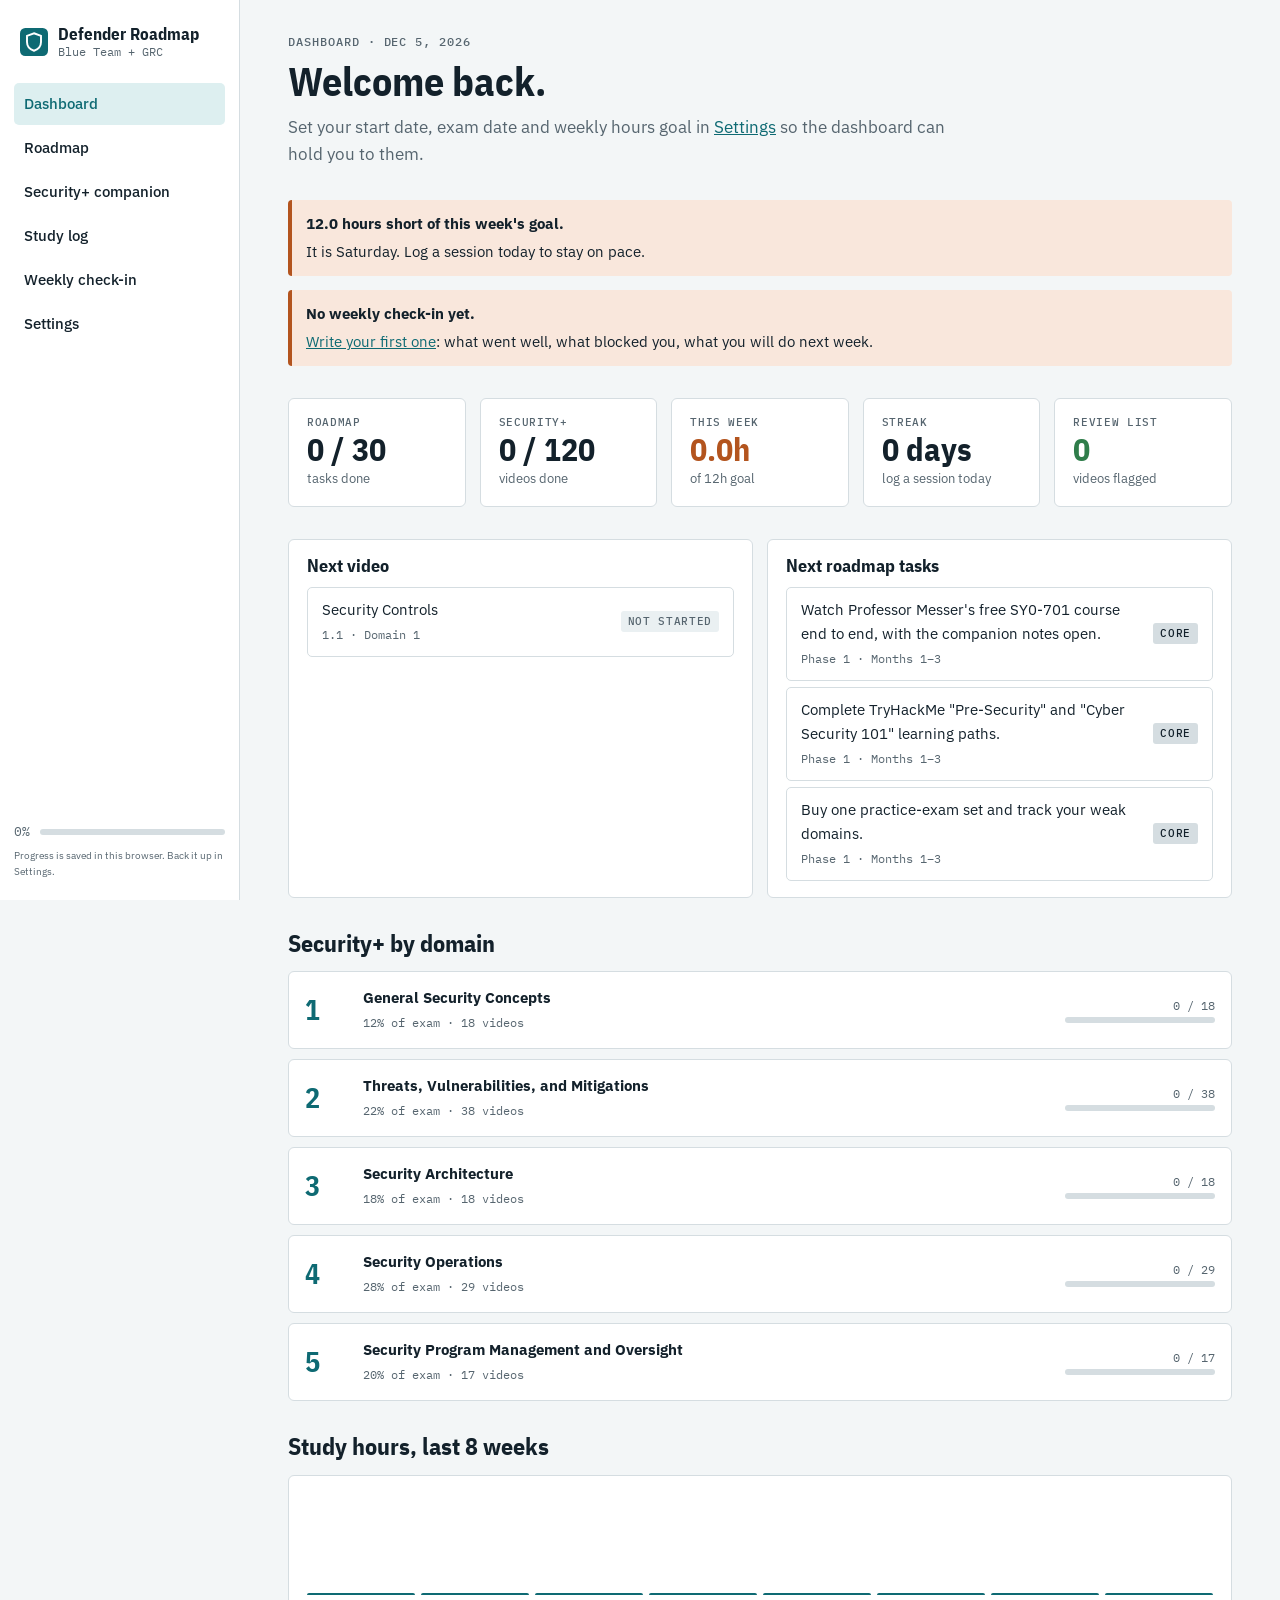
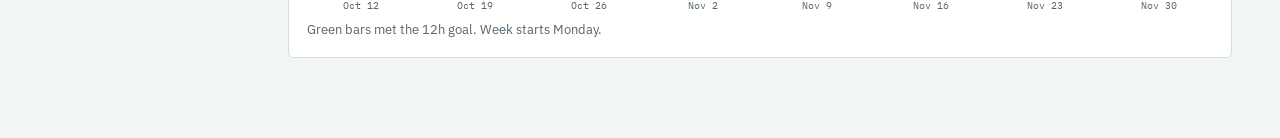
<file: index.html>
<!doctype html>
<html lang="en">
<head>
<meta charset="utf-8">
<meta name="viewport" content="width=device-width,initial-scale=1,viewport-fit=cover">
<title>Defender Roadmap</title>
<meta name="description" content="Blue Team + GRC roadmap with a Security+ SY0-701 companion, progress tracking and accountability.">
<link rel="preconnect" href="https://fonts.googleapis.com">
<link rel="preconnect" href="https://fonts.gstatic.com" crossorigin>
<link rel="stylesheet" href="https://fonts.googleapis.com/css2?family=IBM+Plex+Mono:wght@400;500&family=IBM+Plex+Sans:wght@400;500;600&family=IBM+Plex+Sans+Condensed:wght@600;700&display=swap">
<link rel="stylesheet" href="css/style.css">
<link rel="icon" href="data:image/svg+xml,<svg xmlns='http://www.w3.org/2000/svg' viewBox='0 0 32 32'><rect width='32' height='32' rx='6' fill='%230E6A73'/><path d='M16 6l8 3v7c0 5-3.5 8.5-8 10-4.5-1.5-8-5-8-10V9z' fill='none' stroke='%23fff' stroke-width='2.2'/></svg>">
</head>
<body>
<a class="skip" href="#view">Skip to content</a>
<div class="app">
  <aside class="side">
    <a class="brand" href="#/">
      <svg width="28" height="28" viewBox="0 0 32 32" aria-hidden="true"><rect width="32" height="32" rx="6" fill="var(--blue)"/><path d="M16 6l8 3v7c0 5-3.5 8.5-8 10-4.5-1.5-8-5-8-10V9z" fill="none" stroke="#fff" stroke-width="2.2"/></svg>
      <span><b>Defender Roadmap</b><small>Blue Team + GRC</small></span>
    </a>
    <nav class="nav" aria-label="Main">
      <a href="#/" data-route="">Dashboard</a>
      <a href="#/roadmap" data-route="roadmap">Roadmap</a>
      <a href="#/secplus" data-route="secplus">Security+ companion</a>
      <a href="#/log" data-route="log">Study log</a>
      <a href="#/checkin" data-route="checkin">Weekly check-in</a>
      <a href="#/settings" data-route="settings">Settings</a>
    </nav>
    <div class="side-foot">
      <div class="mini-progress"><span id="side-pct">0%</span><div class="bar"><i id="side-fill"></i></div></div>
      <small>Progress is saved in this browser. Back it up in Settings.</small>
    </div>
  </aside>
  <main id="view" class="view" tabindex="-1"></main>
</div>
<div id="toast" class="toast" role="status" aria-live="polite" hidden></div>
<script src="js/app.js"></script>
</body>
</html>
</file>
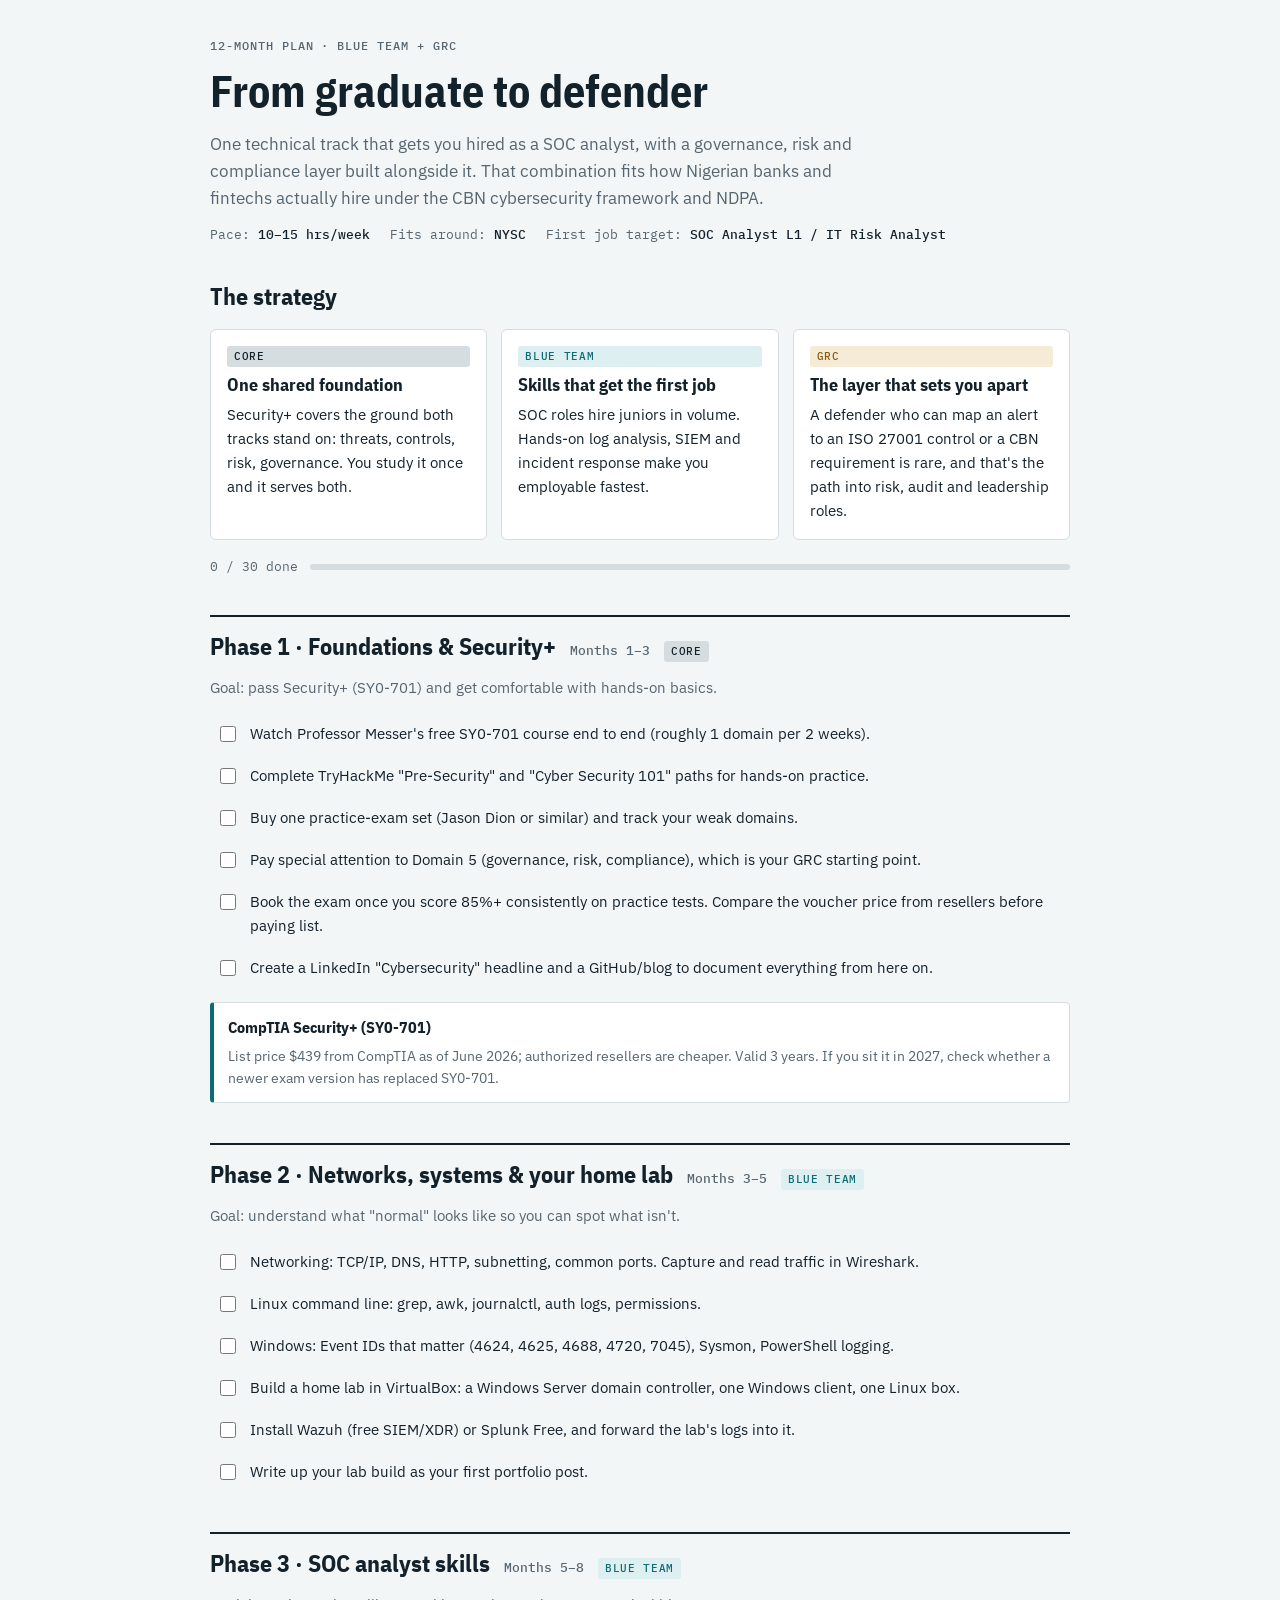
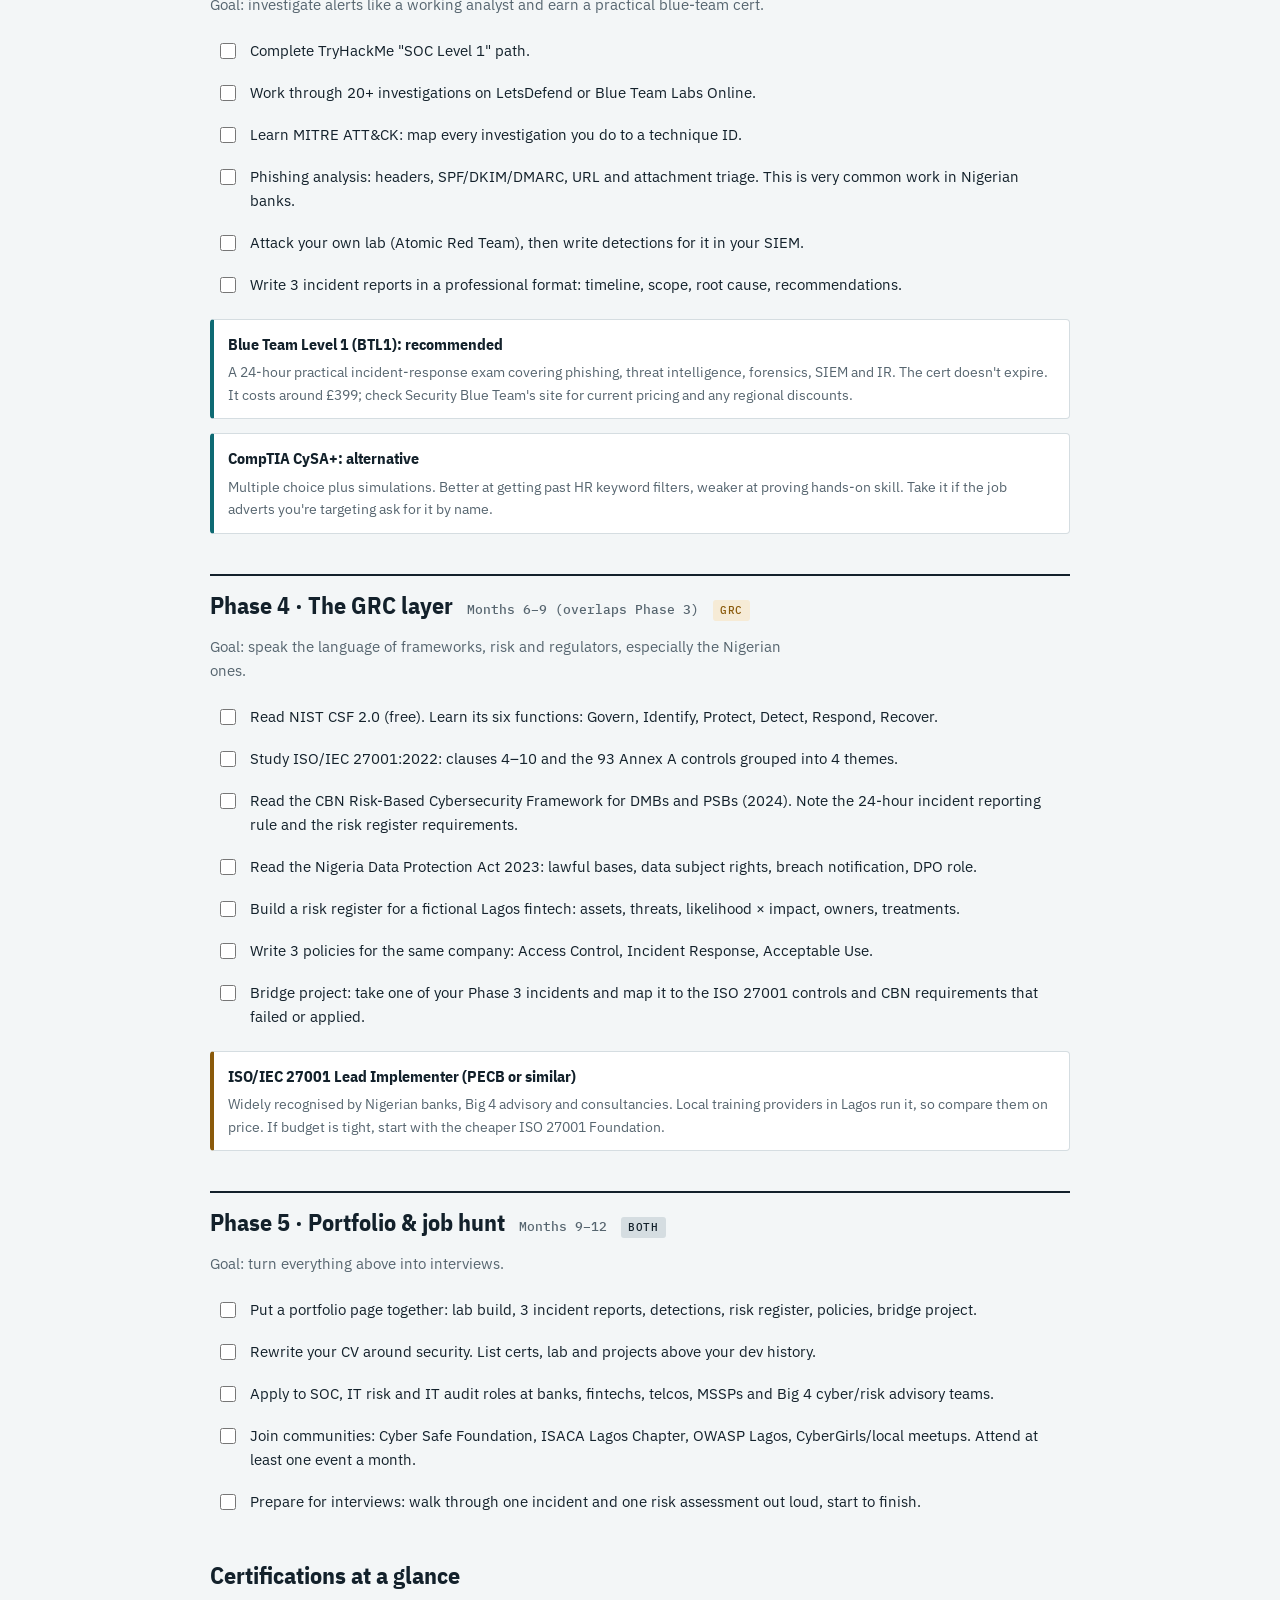
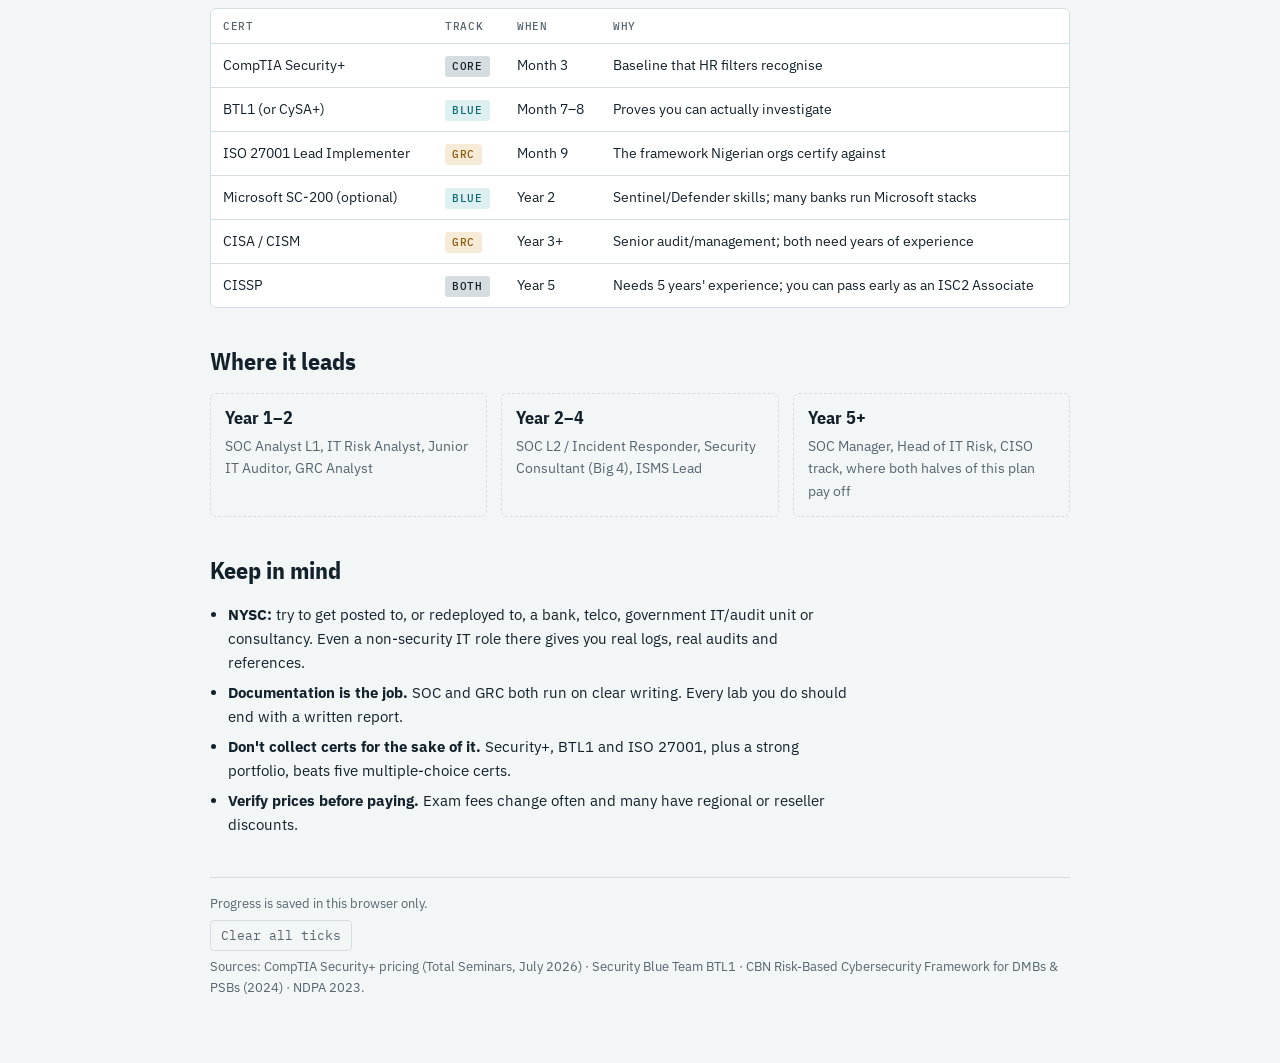
<file: Defender & GRC Roadmap.html>
<!doctype html><html><head><meta charset=utf8><meta name=viewport content="width=device-width,initial-scale=1,viewport-fit=cover"><style>:root{color-scheme:light;box-sizing:border-box;padding-top:env(safe-area-inset-top,0px);padding-bottom:env(safe-area-inset-bottom,0px)}html{scroll-padding-top:env(safe-area-inset-top,0px)}body{margin:0;padding:0;font:14px -apple-system,BlinkMacSystemFont,sans-serif;background:#faf9f5;color:#141413}img{max-width:100%}[hidden]:not([hidden=until-found i]){display:none!important}</style></head><body>
<title>Defender &amp; GRC Roadmap</title>
<link rel="preconnect" href="https://fonts.googleapis.com">
<link rel="stylesheet" href="https://fonts.googleapis.com/css2?family=IBM+Plex+Mono:wght@400;500&family=IBM+Plex+Sans:wght@400;500;600&family=IBM+Plex+Sans+Condensed:wght@600;700&display=swap">
<style>
:root{
  --ground:#F3F6F7; --surface:#FFFFFF; --ink:#13212B; --muted:#56656F; --line:#D5DDE1;
  --blue:#0E6A73; --blue-soft:#DDEFF0; --grc:#8A5A0B; --grc-soft:#F6EBD6; --done:#2F7D4A;
  --sans:"IBM Plex Sans",system-ui,-apple-system,"Segoe UI",sans-serif;
  --cond:"IBM Plex Sans Condensed","IBM Plex Sans",system-ui,sans-serif;
  --mono:"IBM Plex Mono",ui-monospace,Menlo,Consolas,monospace;
}
@media (prefers-color-scheme:dark){:root:not([data-theme="light"]){
  --ground:#0E161C; --surface:#152028; --ink:#E4ECEF; --muted:#94A5AE; --line:#26343D;
  --blue:#5CC3CC; --blue-soft:#15343A; --grc:#E0B25E; --grc-soft:#3A2D14; --done:#6CC58B;}}
:root[data-theme="dark"]{
  --ground:#0E161C; --surface:#152028; --ink:#E4ECEF; --muted:#94A5AE; --line:#26343D;
  --blue:#5CC3CC; --blue-soft:#15343A; --grc:#E0B25E; --grc-soft:#3A2D14; --done:#6CC58B;}
body{background:var(--ground);color:var(--ink);font:15px/1.6 var(--sans);padding-inline:16px}
.wrap{max-width:860px;margin:0 auto;padding-block:40px 64px;display:grid;gap:40px}
h1,h2,h3{font-family:var(--cond);text-wrap:balance;margin:0;line-height:1.15}
h1{font-size:clamp(30px,6vw,44px)}
h2{font-size:24px}
h3{font-size:18px}
p{margin:0;max-width:66ch}
.eyebrow{font:500 12px/1 var(--mono);letter-spacing:.08em;text-transform:uppercase;color:var(--muted)}
header{display:grid;gap:14px}
.lede{font-size:17px;color:var(--muted)}
.meta{display:flex;flex-wrap:wrap;gap:8px 20px;font:13px var(--mono);color:var(--muted)}
.meta b{color:var(--ink);font-weight:500}
.tag{display:inline-block;font:500 11px/1 var(--mono);letter-spacing:.06em;text-transform:uppercase;padding:5px 7px;border-radius:3px}
.tag.blue{background:var(--blue-soft);color:var(--blue)}
.tag.grc{background:var(--grc-soft);color:var(--grc)}
.tag.both{background:var(--line);color:var(--ink)}
section{display:grid;gap:18px}
.strategy{display:grid;grid-template-columns:repeat(auto-fit,minmax(240px,1fr));gap:14px}
.strategy div{background:var(--surface);border:1px solid var(--line);border-radius:6px;padding:16px;display:grid;gap:8px;align-content:start}
.progress{display:flex;align-items:center;gap:12px;font:13px var(--mono);color:var(--muted)}
.bar{flex:1;height:6px;background:var(--line);border-radius:3px;overflow:hidden}
.bar i{display:block;height:100%;width:0;background:var(--done);transition:width .3s}
.phase{border-top:2px solid var(--ink);padding-top:16px;display:grid;gap:14px}
.phase-head{display:flex;flex-wrap:wrap;align-items:baseline;gap:6px 14px}
.when{font:500 13px var(--mono);color:var(--muted)}
.goal{color:var(--muted)}
ul.tasks{list-style:none;margin:0;padding:0;display:grid;gap:2px}
ul.tasks li label{display:grid;grid-template-columns:20px 1fr auto;gap:10px;align-items:start;padding:8px 10px;border-radius:5px;cursor:pointer}
ul.tasks li label:hover{background:var(--surface)}
ul.tasks input{margin:4px 0 0;width:16px;height:16px;accent-color:var(--done)}
ul.tasks input:focus-visible{outline:2px solid var(--blue);outline-offset:2px}
ul.tasks input:checked + span{color:var(--muted);text-decoration:line-through;text-decoration-color:var(--line)}
.cert{background:var(--surface);border:1px solid var(--line);border-left:4px solid var(--blue);border-radius:4px;padding:12px 14px;display:grid;gap:4px}
.cert.grc{border-left-color:var(--grc)}
.cert b{font-family:var(--cond);font-size:16px}
.cert span{color:var(--muted);font-size:14px}
.tablewrap{overflow-x:auto;border:1px solid var(--line);border-radius:6px;background:var(--surface)}
table{border-collapse:collapse;width:100%;min-width:620px;font-size:14px}
th,td{text-align:left;padding:10px 12px;border-bottom:1px solid var(--line);vertical-align:top}
th{font:500 11px var(--mono);letter-spacing:.06em;text-transform:uppercase;color:var(--muted)}
tr:last-child td{border-bottom:0}
.later{display:grid;grid-template-columns:repeat(auto-fit,minmax(230px,1fr));gap:14px}
.later div{border:1px dashed var(--line);border-radius:6px;padding:14px;display:grid;gap:6px;align-content:start}
.later span{color:var(--muted);font-size:14px}
ul.plain{margin:0;padding-left:18px;display:grid;gap:6px;max-width:70ch}
a{color:var(--blue)}
footer{font-size:13px;color:var(--muted);border-top:1px solid var(--line);padding-top:16px;display:grid;gap:6px}
button.reset{justify-self:start;font:13px var(--mono);background:none;border:1px solid var(--line);color:var(--muted);padding:6px 10px;border-radius:4px;cursor:pointer}
button.reset:focus-visible{outline:2px solid var(--blue)}
</style>

<div class="wrap">
<header>
  <span class="eyebrow">12-month plan · Blue Team + GRC</span>
  <h1>From graduate to defender</h1>
  <p class="lede">One technical track that gets you hired as a SOC analyst, with a governance, risk and compliance layer built alongside it. That combination fits how Nigerian banks and fintechs actually hire under the CBN cybersecurity framework and NDPA.</p>
  <div class="meta"><span>Pace: <b>10–15 hrs/week</b></span><span>Fits around: <b>NYSC</b></span><span>First job target: <b>SOC Analyst L1 / IT Risk Analyst</b></span></div>
</header>

<section>
  <h2>The strategy</h2>
  <div class="strategy">
    <div><span class="tag both">Core</span><h3>One shared foundation</h3><p>Security+ covers the ground both tracks stand on: threats, controls, risk, governance. You study it once and it serves both.</p></div>
    <div><span class="tag blue">Blue Team</span><h3>Skills that get the first job</h3><p>SOC roles hire juniors in volume. Hands-on log analysis, SIEM and incident response make you employable fastest.</p></div>
    <div><span class="tag grc">GRC</span><h3>The layer that sets you apart</h3><p>A defender who can map an alert to an ISO 27001 control or a CBN requirement is rare, and that's the path into risk, audit and leadership roles.</p></div>
  </div>
  <div class="progress"><span id="count">0 / 0 done</span><div class="bar"><i id="fill"></i></div></div>
</section>

<section class="phase">
  <div class="phase-head"><h2>Phase 1 · Foundations &amp; Security+</h2><span class="when">Months 1–3</span><span class="tag both">Core</span></div>
  <p class="goal">Goal: pass Security+ (SY0-701) and get comfortable with hands-on basics.</p>
  <ul class="tasks">
    <li><label><input type="checkbox" id="t1"><span>Watch Professor Messer's free SY0-701 course end to end (roughly 1 domain per 2 weeks).</span></label></li>
    <li><label><input type="checkbox" id="t2"><span>Complete TryHackMe "Pre-Security" and "Cyber Security 101" paths for hands-on practice.</span></label></li>
    <li><label><input type="checkbox" id="t3"><span>Buy one practice-exam set (Jason Dion or similar) and track your weak domains.</span></label></li>
    <li><label><input type="checkbox" id="t4"><span>Pay special attention to Domain 5 (governance, risk, compliance), which is your GRC starting point.</span></label></li>
    <li><label><input type="checkbox" id="t5"><span>Book the exam once you score 85%+ consistently on practice tests. Compare the voucher price from resellers before paying list.</span></label></li>
    <li><label><input type="checkbox" id="t6"><span>Create a LinkedIn "Cybersecurity" headline and a GitHub/blog to document everything from here on.</span></label></li>
  </ul>
  <div class="cert"><b>CompTIA Security+ (SY0-701)</b><span>List price $439 from CompTIA as of June 2026; authorized resellers are cheaper. Valid 3 years. If you sit it in 2027, check whether a newer exam version has replaced SY0-701.</span></div>
</section>

<section class="phase">
  <div class="phase-head"><h2>Phase 2 · Networks, systems &amp; your home lab</h2><span class="when">Months 3–5</span><span class="tag blue">Blue Team</span></div>
  <p class="goal">Goal: understand what "normal" looks like so you can spot what isn't.</p>
  <ul class="tasks">
    <li><label><input type="checkbox" id="t7"><span>Networking: TCP/IP, DNS, HTTP, subnetting, common ports. Capture and read traffic in Wireshark.</span></label></li>
    <li><label><input type="checkbox" id="t8"><span>Linux command line: grep, awk, journalctl, auth logs, permissions.</span></label></li>
    <li><label><input type="checkbox" id="t9"><span>Windows: Event IDs that matter (4624, 4625, 4688, 4720, 7045), Sysmon, PowerShell logging.</span></label></li>
    <li><label><input type="checkbox" id="t10"><span>Build a home lab in VirtualBox: a Windows Server domain controller, one Windows client, one Linux box.</span></label></li>
    <li><label><input type="checkbox" id="t11"><span>Install Wazuh (free SIEM/XDR) or Splunk Free, and forward the lab's logs into it.</span></label></li>
    <li><label><input type="checkbox" id="t12"><span>Write up your lab build as your first portfolio post.</span></label></li>
  </ul>
</section>

<section class="phase">
  <div class="phase-head"><h2>Phase 3 · SOC analyst skills</h2><span class="when">Months 5–8</span><span class="tag blue">Blue Team</span></div>
  <p class="goal">Goal: investigate alerts like a working analyst and earn a practical blue-team cert.</p>
  <ul class="tasks">
    <li><label><input type="checkbox" id="t13"><span>Complete TryHackMe "SOC Level 1" path.</span></label></li>
    <li><label><input type="checkbox" id="t14"><span>Work through 20+ investigations on LetsDefend or Blue Team Labs Online.</span></label></li>
    <li><label><input type="checkbox" id="t15"><span>Learn MITRE ATT&amp;CK: map every investigation you do to a technique ID.</span></label></li>
    <li><label><input type="checkbox" id="t16"><span>Phishing analysis: headers, SPF/DKIM/DMARC, URL and attachment triage. This is very common work in Nigerian banks.</span></label></li>
    <li><label><input type="checkbox" id="t17"><span>Attack your own lab (Atomic Red Team), then write detections for it in your SIEM.</span></label></li>
    <li><label><input type="checkbox" id="t18"><span>Write 3 incident reports in a professional format: timeline, scope, root cause, recommendations.</span></label></li>
  </ul>
  <div class="cert"><b>Blue Team Level 1 (BTL1): recommended</b><span>A 24-hour practical incident-response exam covering phishing, threat intelligence, forensics, SIEM and IR. The cert doesn't expire. It costs around £399; check Security Blue Team's site for current pricing and any regional discounts.</span></div>
  <div class="cert"><b>CompTIA CySA+: alternative</b><span>Multiple choice plus simulations. Better at getting past HR keyword filters, weaker at proving hands-on skill. Take it if the job adverts you're targeting ask for it by name.</span></div>
</section>

<section class="phase">
  <div class="phase-head"><h2>Phase 4 · The GRC layer</h2><span class="when">Months 6–9 (overlaps Phase 3)</span><span class="tag grc">GRC</span></div>
  <p class="goal">Goal: speak the language of frameworks, risk and regulators, especially the Nigerian ones.</p>
  <ul class="tasks">
    <li><label><input type="checkbox" id="t19"><span>Read NIST CSF 2.0 (free). Learn its six functions: Govern, Identify, Protect, Detect, Respond, Recover.</span></label></li>
    <li><label><input type="checkbox" id="t20"><span>Study ISO/IEC 27001:2022: clauses 4–10 and the 93 Annex A controls grouped into 4 themes.</span></label></li>
    <li><label><input type="checkbox" id="t21"><span>Read the CBN Risk-Based Cybersecurity Framework for DMBs and PSBs (2024). Note the 24-hour incident reporting rule and the risk register requirements.</span></label></li>
    <li><label><input type="checkbox" id="t22"><span>Read the Nigeria Data Protection Act 2023: lawful bases, data subject rights, breach notification, DPO role.</span></label></li>
    <li><label><input type="checkbox" id="t23"><span>Build a risk register for a fictional Lagos fintech: assets, threats, likelihood × impact, owners, treatments.</span></label></li>
    <li><label><input type="checkbox" id="t24"><span>Write 3 policies for the same company: Access Control, Incident Response, Acceptable Use.</span></label></li>
    <li><label><input type="checkbox" id="t25"><span>Bridge project: take one of your Phase 3 incidents and map it to the ISO 27001 controls and CBN requirements that failed or applied.</span></label></li>
  </ul>
  <div class="cert grc"><b>ISO/IEC 27001 Lead Implementer (PECB or similar)</b><span>Widely recognised by Nigerian banks, Big 4 advisory and consultancies. Local training providers in Lagos run it, so compare them on price. If budget is tight, start with the cheaper ISO 27001 Foundation.</span></div>
</section>

<section class="phase">
  <div class="phase-head"><h2>Phase 5 · Portfolio &amp; job hunt</h2><span class="when">Months 9–12</span><span class="tag both">Both</span></div>
  <p class="goal">Goal: turn everything above into interviews.</p>
  <ul class="tasks">
    <li><label><input type="checkbox" id="t26"><span>Put a portfolio page together: lab build, 3 incident reports, detections, risk register, policies, bridge project.</span></label></li>
    <li><label><input type="checkbox" id="t27"><span>Rewrite your CV around security. List certs, lab and projects above your dev history.</span></label></li>
    <li><label><input type="checkbox" id="t28"><span>Apply to SOC, IT risk and IT audit roles at banks, fintechs, telcos, MSSPs and Big 4 cyber/risk advisory teams.</span></label></li>
    <li><label><input type="checkbox" id="t29"><span>Join communities: Cyber Safe Foundation, ISACA Lagos Chapter, OWASP Lagos, CyberGirls/local meetups. Attend at least one event a month.</span></label></li>
    <li><label><input type="checkbox" id="t30"><span>Prepare for interviews: walk through one incident and one risk assessment out loud, start to finish.</span></label></li>
  </ul>
</section>

<section>
  <h2>Certifications at a glance</h2>
  <div class="tablewrap"><table>
    <thead><tr><th>Cert</th><th>Track</th><th>When</th><th>Why</th></tr></thead>
    <tbody>
      <tr><td>CompTIA Security+</td><td><span class="tag both">Core</span></td><td>Month 3</td><td>Baseline that HR filters recognise</td></tr>
      <tr><td>BTL1 (or CySA+)</td><td><span class="tag blue">Blue</span></td><td>Month 7–8</td><td>Proves you can actually investigate</td></tr>
      <tr><td>ISO 27001 Lead Implementer</td><td><span class="tag grc">GRC</span></td><td>Month 9</td><td>The framework Nigerian orgs certify against</td></tr>
      <tr><td>Microsoft SC-200 (optional)</td><td><span class="tag blue">Blue</span></td><td>Year 2</td><td>Sentinel/Defender skills; many banks run Microsoft stacks</td></tr>
      <tr><td>CISA / CISM</td><td><span class="tag grc">GRC</span></td><td>Year 3+</td><td>Senior audit/management; both need years of experience</td></tr>
      <tr><td>CISSP</td><td><span class="tag both">Both</span></td><td>Year 5</td><td>Needs 5 years' experience; you can pass early as an ISC2 Associate</td></tr>
    </tbody>
  </table></div>
</section>

<section>
  <h2>Where it leads</h2>
  <div class="later">
    <div><h3>Year 1–2</h3><span>SOC Analyst L1, IT Risk Analyst, Junior IT Auditor, GRC Analyst</span></div>
    <div><h3>Year 2–4</h3><span>SOC L2 / Incident Responder, Security Consultant (Big 4), ISMS Lead</span></div>
    <div><h3>Year 5+</h3><span>SOC Manager, Head of IT Risk, CISO track, where both halves of this plan pay off</span></div>
  </div>
</section>

<section>
  <h2>Keep in mind</h2>
  <ul class="plain">
    <li><strong>NYSC:</strong> try to get posted to, or redeployed to, a bank, telco, government IT/audit unit or consultancy. Even a non-security IT role there gives you real logs, real audits and references.</li>
    <li><strong>Documentation is the job.</strong> SOC and GRC both run on clear writing. Every lab you do should end with a written report.</li>
    <li><strong>Don't collect certs for the sake of it.</strong> Security+, BTL1 and ISO 27001, plus a strong portfolio, beats five multiple-choice certs.</li>
    <li><strong>Verify prices before paying.</strong> Exam fees change often and many have regional or reseller discounts.</li>
  </ul>
</section>

<footer>
  <span>Progress is saved in this browser only.</span>
  <button class="reset" id="reset" type="button">Clear all ticks</button>
  <span>Sources: CompTIA Security+ pricing (Total Seminars, July 2026) · Security Blue Team BTL1 · CBN Risk-Based Cybersecurity Framework for DMBs &amp; PSBs (2024) · NDPA 2023.</span>
</footer>
</div>

<script>
(function(){
  var KEY="defender-roadmap-v1", boxes=[].slice.call(document.querySelectorAll('ul.tasks input'));
  var saved={}; try{saved=JSON.parse(localStorage.getItem(KEY)||"{}")}catch(e){}
  function update(){
    var done=boxes.filter(function(b){return b.checked}).length;
    document.getElementById('count').textContent=done+" / "+boxes.length+" done";
    document.getElementById('fill').style.width=(boxes.length?done/boxes.length*100:0)+"%";
  }
  function save(){var s={};boxes.forEach(function(b){if(b.checked)s[b.id]=1});try{localStorage.setItem(KEY,JSON.stringify(s))}catch(e){}}
  boxes.forEach(function(b){b.checked=!!saved[b.id];b.addEventListener('change',function(){save();update()})});
  document.getElementById('reset').addEventListener('click',function(){boxes.forEach(function(b){b.checked=false});save();update()});
  update();
})();
</script>

</body></html>
</file>
<file: css/style.css>
:root{
  --ground:#F3F6F7; --surface:#FFFFFF; --surface-2:#EAF0F2; --ink:#13212B; --muted:#56656F; --line:#D5DDE1;
  --blue:#0E6A73; --blue-soft:#DDEFF0; --grc:#8A5A0B; --grc-soft:#F6EBD6; --done:#2F7D4A; --done-soft:#DFF0E4;
  --warn:#B3541E; --warn-soft:#F9E7DC; --review:#9A2F4B; --review-soft:#F7E1E8;
  --sans:"IBM Plex Sans",system-ui,-apple-system,"Segoe UI",sans-serif;
  --cond:"IBM Plex Sans Condensed","IBM Plex Sans",system-ui,sans-serif;
  --mono:"IBM Plex Mono",ui-monospace,Menlo,Consolas,monospace;
  --radius:6px; --side:240px;
  color-scheme:light;
}
@media (prefers-color-scheme:dark){:root:not([data-theme="light"]){
  --ground:#0E161C; --surface:#152028; --surface-2:#1B2831; --ink:#E4ECEF; --muted:#94A5AE; --line:#26343D;
  --blue:#5CC3CC; --blue-soft:#15343A; --grc:#E0B25E; --grc-soft:#3A2D14; --done:#6CC58B; --done-soft:#17321F;
  --warn:#E8946A; --warn-soft:#3A2418; --review:#E07A9A; --review-soft:#3A1A25; color-scheme:dark;}}
:root[data-theme="dark"]{
  --ground:#0E161C; --surface:#152028; --surface-2:#1B2831; --ink:#E4ECEF; --muted:#94A5AE; --line:#26343D;
  --blue:#5CC3CC; --blue-soft:#15343A; --grc:#E0B25E; --grc-soft:#3A2D14; --done:#6CC58B; --done-soft:#17321F;
  --warn:#E8946A; --warn-soft:#3A2418; --review:#E07A9A; --review-soft:#3A1A25; color-scheme:dark;}

*{box-sizing:border-box}
[hidden]{display:none!important}
html{scroll-padding-top:70px}
body{margin:0;background:var(--ground);color:var(--ink);font:15px/1.6 var(--sans)}
a{color:var(--blue)}
h1,h2,h3,h4{font-family:var(--cond);text-wrap:balance;margin:0;line-height:1.15}
h1{font-size:clamp(28px,5vw,40px)}
h2{font-size:24px}
h3{font-size:18px}
h4{font-size:16px}
p{margin:0}
.skip{position:absolute;left:-999px;top:8px;background:var(--surface);padding:8px 12px;border:1px solid var(--line);border-radius:4px;z-index:50}
.skip:focus{left:8px}

.app{display:grid;grid-template-columns:var(--side) 1fr;min-height:100vh}
.side{position:sticky;top:0;height:100vh;border-right:1px solid var(--line);background:var(--surface);display:flex;flex-direction:column;gap:20px;padding:20px 14px;padding-top:calc(20px + env(safe-area-inset-top,0px))}
.brand{display:flex;gap:10px;align-items:center;text-decoration:none;color:var(--ink);padding:4px 6px}
.brand span{display:grid;line-height:1.2}
.brand b{font-family:var(--cond);font-size:17px}
.brand small{color:var(--muted);font:12px var(--mono)}
.nav{display:grid;gap:2px}
.nav a{text-decoration:none;color:var(--ink);padding:9px 10px;border-radius:5px;font-weight:500}
.nav a:hover{background:var(--surface-2)}
.nav a.active{background:var(--blue-soft);color:var(--blue)}
.side-foot{margin-top:auto;display:grid;gap:8px;color:var(--muted);font-size:12px}
.mini-progress{display:flex;align-items:center;gap:10px;font:13px var(--mono)}
.view{padding:36px clamp(16px,4vw,48px) 80px;max-width:1040px;width:100%;min-width:0}
.app>*{min-width:0}
.view:focus{outline:none}

@media (max-width:860px){
  .app{grid-template-columns:1fr}
  .side{position:sticky;top:0;height:auto;z-index:20;flex-direction:row;flex-wrap:wrap;align-items:center;gap:8px 14px;padding:10px 12px;padding-top:calc(10px + env(safe-area-inset-top,0px));border-right:0;border-bottom:1px solid var(--line)}
  .brand small{display:none}
  .nav{display:flex;flex-wrap:nowrap;overflow-x:auto;gap:2px;width:100%;scrollbar-width:none}
  .nav::-webkit-scrollbar{display:none}
  .nav a{white-space:nowrap;padding:7px 10px;font-size:14px}
  .side-foot{display:none}
  .view{padding:22px 16px 80px}
}

.eyebrow{font:500 12px/1 var(--mono);letter-spacing:.08em;text-transform:uppercase;color:var(--muted)}
.lede{font-size:17px;color:var(--muted);max-width:66ch}
.muted{color:var(--muted)}
.mono{font-family:var(--mono)}
.page{display:grid;gap:32px}
.page-head{display:grid;gap:10px}
.crumbs{font:13px var(--mono);color:var(--muted);display:flex;flex-wrap:wrap;gap:6px}
.crumbs a{color:var(--muted);text-decoration:none}
.crumbs a:hover{color:var(--blue)}
section.block{display:grid;gap:14px}
.card{background:var(--surface);border:1px solid var(--line);border-radius:var(--radius);padding:16px 18px}
.grid{display:grid;gap:14px}
.grid.cols-2{grid-template-columns:repeat(auto-fit,minmax(260px,1fr))}
.grid.cols-3{grid-template-columns:repeat(auto-fit,minmax(200px,1fr))}
.grid.cols-4{grid-template-columns:repeat(auto-fit,minmax(150px,1fr))}

.tag{display:inline-block;font:500 11px/1 var(--mono);letter-spacing:.06em;text-transform:uppercase;padding:5px 7px;border-radius:3px;white-space:nowrap}
.tag.blue{background:var(--blue-soft);color:var(--blue)}
.tag.grc{background:var(--grc-soft);color:var(--grc)}
.tag.core,.tag.both{background:var(--line);color:var(--ink)}
.tag.done{background:var(--done-soft);color:var(--done)}
.tag.watching{background:var(--blue-soft);color:var(--blue)}
.tag.review{background:var(--review-soft);color:var(--review)}
.tag.todo{background:var(--surface-2);color:var(--muted)}

.bar{flex:1;height:6px;background:var(--line);border-radius:3px;overflow:hidden;min-width:60px}
.bar i{display:block;height:100%;width:0;background:var(--done);transition:width .3s}
.bar.blue i{background:var(--blue)}
.progress{display:flex;align-items:center;gap:12px;font:13px var(--mono);color:var(--muted)}

.stat{display:grid;gap:4px;align-content:start}
.stat .label{font:500 11px var(--mono);letter-spacing:.06em;text-transform:uppercase;color:var(--muted)}
.stat .value{font-family:var(--cond);font-size:32px;line-height:1;font-weight:700}
.stat .sub{font-size:13px;color:var(--muted)}
.stat.warn .value{color:var(--warn)}
.stat.good .value{color:var(--done)}

.btn{font:500 14px var(--sans);background:var(--blue);color:#fff;border:1px solid transparent;padding:8px 14px;border-radius:5px;cursor:pointer;text-decoration:none;display:inline-flex;align-items:center;gap:6px}
.btn:hover{filter:brightness(1.08)}
.btn.ghost{background:none;color:var(--ink);border-color:var(--line)}
.btn.ghost:hover{background:var(--surface-2)}
.btn.small{font-size:13px;padding:5px 10px}
.btn.danger{background:none;color:var(--review);border-color:var(--review)}
.btn:focus-visible,input:focus-visible,select:focus-visible,textarea:focus-visible,a:focus-visible{outline:2px solid var(--blue);outline-offset:2px}
.btn-row{display:flex;flex-wrap:wrap;gap:8px;align-items:center}

.seg{display:inline-flex;border:1px solid var(--line);border-radius:5px;overflow:hidden;flex-wrap:wrap}
.seg button{font:500 13px var(--sans);background:var(--surface);color:var(--muted);border:0;padding:7px 12px;cursor:pointer;border-right:1px solid var(--line)}
.seg button:last-child{border-right:0}
.seg button[aria-pressed="true"]{color:#fff}
.seg button[data-v="todo"][aria-pressed="true"]{background:var(--muted)}
.seg button[data-v="watching"][aria-pressed="true"]{background:var(--blue)}
.seg button[data-v="done"][aria-pressed="true"]{background:var(--done)}
.seg button[data-v="review"][aria-pressed="true"]{background:var(--review)}

.stars{display:inline-flex;gap:2px}
.stars button{background:none;border:0;font-size:22px;line-height:1;cursor:pointer;color:var(--line);padding:0 2px}
.stars button.on{color:var(--grc)}
.stars button:hover{color:var(--grc)}

input,select,textarea{font:15px var(--sans);color:var(--ink);background:var(--surface);border:1px solid var(--line);border-radius:5px;padding:8px 10px;width:100%}
textarea{min-height:90px;resize:vertical}
label.field{display:grid;gap:5px;font-size:13px;color:var(--muted);font-weight:500}
form.grid{align-items:end}

.tasks{list-style:none;margin:0;padding:0;display:grid;gap:6px}
.task{background:var(--surface);border:1px solid var(--line);border-radius:var(--radius);overflow:hidden}
.task-head{display:grid;grid-template-columns:22px 1fr auto;gap:12px;align-items:start;padding:12px 14px;cursor:pointer}
.task-head input{margin:4px 0 0;width:18px;height:18px;accent-color:var(--done)}
.task-head .t{font-weight:500}
.task.done .t{color:var(--muted);text-decoration:line-through;text-decoration-color:var(--line)}
.task-toggle{background:none;border:0;color:var(--muted);font:13px var(--mono);cursor:pointer;padding:2px 4px}
.task-body{border-top:1px solid var(--line);padding:14px 14px 16px 48px;display:grid;gap:12px;background:var(--surface-2)}
.task-body h4{font-size:13px;font-family:var(--mono);font-weight:500;letter-spacing:.06em;text-transform:uppercase;color:var(--muted)}
.task-body ol,.task-body ul{margin:0;padding-left:20px;display:grid;gap:4px}
.task-body .done-when{border-left:3px solid var(--done);padding-left:10px}
@media (max-width:600px){.task-body{padding-left:14px}}

.phase{display:grid;gap:16px;border-top:2px solid var(--ink);padding-top:18px}
.phase-head{display:flex;flex-wrap:wrap;align-items:baseline;gap:6px 14px}
.when{font:500 13px var(--mono);color:var(--muted)}
.cert{background:var(--surface);border:1px solid var(--line);border-left:4px solid var(--blue);border-radius:4px;padding:12px 14px;display:grid;gap:4px}
.cert.grc{border-left-color:var(--grc)}
.cert b{font-family:var(--cond);font-size:16px}
.cert span{color:var(--muted);font-size:14px}
.tablewrap{overflow-x:auto;border:1px solid var(--line);border-radius:6px;background:var(--surface)}
table{border-collapse:collapse;width:100%;font-size:14px}
th,td{text-align:left;padding:10px 12px;border-bottom:1px solid var(--line);vertical-align:top}
th{font:500 11px var(--mono);letter-spacing:.06em;text-transform:uppercase;color:var(--muted)}
tr:last-child td{border-bottom:0}
.later{display:grid;grid-template-columns:repeat(auto-fit,minmax(230px,1fr));gap:14px}
.later div{border:1px dashed var(--line);border-radius:6px;padding:14px;display:grid;gap:6px}
.later span{color:var(--muted);font-size:14px}
ul.plain{margin:0;padding-left:18px;display:grid;gap:6px;max-width:70ch}

.domains{display:grid;gap:10px}
.domain-row{display:grid;grid-template-columns:44px 1fr 150px;gap:14px;align-items:center;background:var(--surface);border:1px solid var(--line);border-radius:var(--radius);padding:14px 16px;text-decoration:none;color:var(--ink)}
.domain-row:hover{border-color:var(--blue)}
.domain-row .num{font-family:var(--cond);font-size:28px;font-weight:700;color:var(--blue)}
.domain-row .meta{font:12px var(--mono);color:var(--muted)}
.domain-row .right{display:grid;gap:4px;justify-items:end;font:12px var(--mono);color:var(--muted)}
@media (max-width:600px){.domain-row{grid-template-columns:36px 1fr}.domain-row .right{grid-column:1/-1;justify-items:start}}

.objective{display:grid;gap:8px}
.objective h3{display:flex;gap:10px;align-items:baseline}
.objective h3 .oid{font:500 13px var(--mono);color:var(--blue)}
.videos{list-style:none;margin:0;padding:0;display:grid;gap:4px}
.video-row{display:grid;grid-template-columns:1fr auto;gap:10px;align-items:center;background:var(--surface);border:1px solid var(--line);border-radius:5px;padding:10px 14px;text-decoration:none;color:var(--ink)}
.video-row:hover{border-color:var(--blue)}
.video-row .conf{font:12px var(--mono);color:var(--muted)}
.video-row .r{display:flex;gap:8px;align-items:center}

.prose{max-width:72ch;display:grid;gap:12px;font-size:15.5px}
.prose p{margin:0}
.prose ul,.prose ol{margin:0;padding-left:22px;display:grid;gap:4px}
.prose table{font-size:14px;border:1px solid var(--line)}
.prose code{font:13px var(--mono);background:var(--surface-2);padding:1px 5px;border-radius:3px}
.prose strong{font-weight:600}
.prose h3{margin-top:6px}
.terms{display:grid;gap:8px}
.terms dt{font-weight:600}
.terms dd{margin:0 0 6px;color:var(--muted)}
.tips{margin:0;padding-left:20px;display:grid;gap:6px}
.status-box{display:grid;gap:14px;position:sticky;top:12px}
@media (max-width:860px){.status-box{position:static}}
.video-layout{display:grid;grid-template-columns:1fr 280px;gap:28px;align-items:start}
@media (max-width:860px){.video-layout{grid-template-columns:1fr}}
.pager{display:flex;justify-content:space-between;gap:10px;flex-wrap:wrap;border-top:1px solid var(--line);padding-top:16px}
.pager a{text-decoration:none;font-weight:500}

.quiz{display:grid;gap:14px}
.q{display:grid;gap:8px;background:var(--surface);border:1px solid var(--line);border-radius:var(--radius);padding:14px 16px}
.q .opts{display:grid;gap:4px}
.q label{display:grid;grid-template-columns:18px 1fr;gap:10px;align-items:start;padding:6px 8px;border-radius:4px;cursor:pointer}
.q label:hover{background:var(--surface-2)}
.q input{width:16px;height:16px;margin-top:4px}
.q.correct{border-color:var(--done)}
.q.wrong{border-color:var(--review)}
.q .explain{font-size:14px;color:var(--muted);border-left:3px solid var(--line);padding-left:10px}
.q.correct .explain{border-color:var(--done)}
.q.wrong .explain{border-color:var(--review)}

.chart{display:grid;grid-template-columns:repeat(8,1fr);gap:6px;align-items:end;height:120px}
.chart div{display:grid;gap:4px;align-items:end;height:100%;grid-template-rows:1fr auto}
.chart b{display:block;background:var(--blue);border-radius:3px 3px 0 0;min-height:2px;align-self:end;position:relative}
.chart b.goal{background:var(--done)}
.chart b:hover::after{content:attr(data-h);position:absolute;bottom:100%;left:50%;transform:translateX(-50%);font:11px var(--mono);background:var(--ink);color:var(--ground);padding:2px 5px;border-radius:3px;white-space:nowrap}
.chart small{font:10px var(--mono);color:var(--muted);text-align:center}

.list{display:grid;gap:6px}
.row{display:grid;grid-template-columns:auto 1fr auto;gap:12px;align-items:start;background:var(--surface);border:1px solid var(--line);border-radius:5px;padding:10px 14px}
.row .d{font:13px var(--mono);color:var(--muted);white-space:nowrap}
.row .x{background:none;border:0;color:var(--muted);cursor:pointer;font-size:16px;padding:0 4px}
.row .x:hover{color:var(--review)}
.week-head{display:flex;justify-content:space-between;align-items:baseline;font:13px var(--mono);color:var(--muted);margin-top:10px}
.checkin{display:grid;gap:8px}
.checkin h4{display:flex;justify-content:space-between;gap:10px}
.checkin dl{margin:0;display:grid;gap:6px}
.checkin dt{font:500 11px var(--mono);letter-spacing:.06em;text-transform:uppercase;color:var(--muted)}
.checkin dd{margin:0;white-space:pre-wrap}
.nudge{border-left:4px solid var(--warn);background:var(--warn-soft);padding:12px 14px;border-radius:4px;display:grid;gap:4px}
.nudge.ok{border-color:var(--done);background:var(--done-soft)}
.empty{color:var(--muted);font-size:14px;padding:14px;border:1px dashed var(--line);border-radius:6px;text-align:center}

.toast{position:fixed;bottom:calc(20px + env(safe-area-inset-bottom,0px));left:50%;transform:translateX(-50%);background:var(--ink);color:var(--ground);padding:10px 16px;border-radius:6px;font-size:14px;z-index:60;box-shadow:0 6px 24px rgba(0,0,0,.2)}
.next-up{display:grid;gap:6px}
.next-up a{display:grid;grid-template-columns:1fr auto;gap:10px;align-items:center;text-decoration:none;color:var(--ink);background:var(--surface);border:1px solid var(--line);border-radius:5px;padding:10px 14px}
.next-up a:hover{border-color:var(--blue)}
.next-up small{font:12px var(--mono);color:var(--muted)}
.searchbox{max-width:420px}
.count-pill{font:12px var(--mono);color:var(--muted)}
kbd{font:12px var(--mono);border:1px solid var(--line);border-radius:3px;padding:1px 5px;background:var(--surface-2)}
</file>
